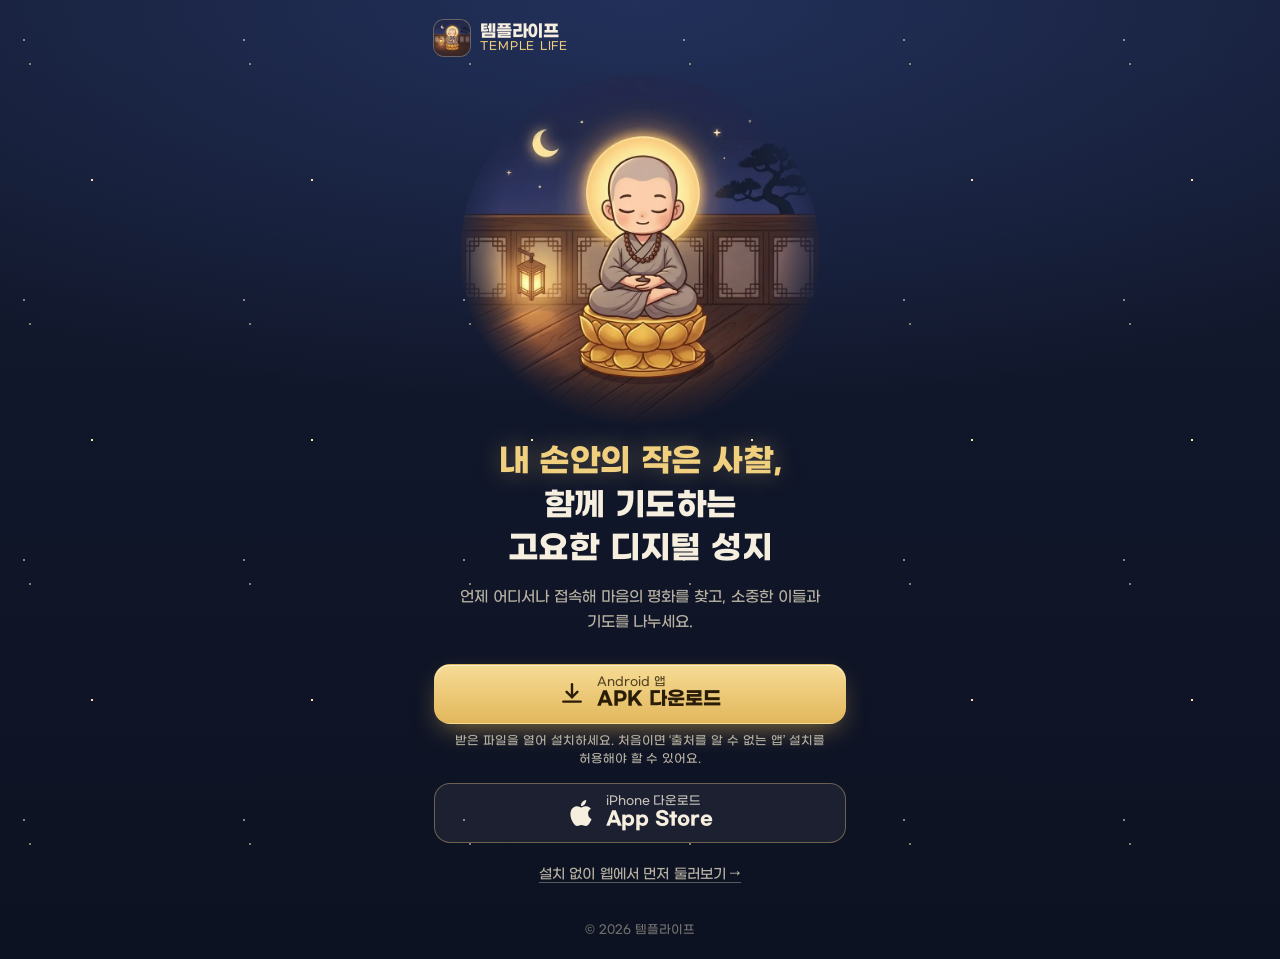
<file: index.html>
<!doctype html>
<html lang="ko">
  <head>
    <meta http-equiv="Content-Security-Policy" content="default-src &#39;none&#39;; script-src &#39;self&#39; ; style-src &#39;self&#39; &#39;sha256-TctJuqmGWXInjwsr/NuQCxfiNNWCojLMYXRc4YjYGCg=&#39;; img-src &#39;self&#39; data:; font-src &#39;self&#39;; media-src &#39;self&#39;; connect-src &#39;self&#39;; base-uri &#39;none&#39;; form-action &#39;none&#39;">

    <meta charset="UTF-8" />
    <meta name="viewport" content="width=device-width, initial-scale=1, viewport-fit=cover" />
    <title>템플라이프 · 내 손안의 작은 사찰</title>
    <meta name="description" content="언제 어디서나 접속해 마음의 평화를 찾고, 소중한 이들과 기도를 나누세요." />
    <meta name="theme-color" content="#141b31" />
    <meta property="og:type" content="website" />
    <meta property="og:title" content="템플라이프 · 내 손안의 작은 사찰" />
    <meta property="og:description" content="함께 기도하는 고요한 디지털 성지. 언제 어디서나 접속해 마음의 평화를 찾으세요." />
    <link rel="icon" href="./assets/app-icon-B0NhdCuH.webp" />
    <!--
      앱 소개(히어로) 페이지입니다. 모바일 세로 화면을 기준으로 만들었고, 넓은 화면에서는 가운데 한 줄로 보입니다.
      법당(게임)은 `start.html`입니다. 스크립트가 없어 CSP에는 인라인 스타일 해시만 들어갑니다.
      주석 안에 style, script 태그 이름을 꺾쇠와 함께 쓰지 않습니다. CSP 플러그인이 그것을 태그로 읽어 해시가 틀어집니다.
    -->
    <style>@font-face{font-family:GmarketSans;src:url(./assets/GmarketSansMedium-0HF3YoFd.woff2)format("woff2");font-weight:100 500;font-display:swap}@font-face{font-family:GmarketSans;src:url(./assets/GmarketSansBold-CuKonOoB.woff2)format("woff2");font-weight:600 900;font-display:swap}:root{--night:#141b31;--night-deep:#0d1222;--gold:#f0cf7e;--gold-deep:#c9973f;--paper:#f6efdf;--muted:#b8b2a3;--lightningcss-light: ;--lightningcss-dark:initial;color-scheme:dark}*,:before,:after{box-sizing:border-box}html{background:var(--night-deep);-webkit-text-size-adjust:100%;-moz-text-size-adjust:100%;text-size-adjust:100%}body{min-height:100svh;color:var(--paper);background:radial-gradient(120% 60% at 50% 0%, #22305a 0%, transparent 70%), linear-gradient(180deg, var(--night) 0%, var(--night-deep) 100%);word-break:keep-all;overflow-wrap:break-word;-webkit-tap-highlight-color:transparent;margin:0;font-family:GmarketSans,system-ui,-apple-system,Apple SD Gothic Neo,Noto Sans KR,sans-serif;line-height:1.5}body:before,body:after{content:"";z-index:0;pointer-events:none;background-repeat:repeat;background-size:220px 260px;position:fixed;inset:0}body:before{background-image:radial-gradient(1.4px 1.4px at 24px 40px,#fff8e1 50%,#0000 51%),radial-gradient(1px 1px at 150px 92px,#fff 50%,#0000 51%),radial-gradient(1.6px 1.6px at 92px 180px,#ffe7a8 50%,#0000 51%),radial-gradient(1px 1px at 198px 230px,#fff 50%,#0000 51%);animation:5s ease-in-out infinite twinkle}body:after{background-image:radial-gradient(1px 1px at 60px 120px,#fff 50%,#0000 51%),radial-gradient(1.4px 1.4px at 180px 24px,#ffe7a8 50%,#0000 51%),radial-gradient(1px 1px at 130px 210px,#fff8e1 50%,#0000 51%);background-position:70px 40px;animation:7s ease-in-out -3s infinite twinkle}@keyframes twinkle{0%,to{opacity:.35}50%{opacity:.9}}.page{z-index:1;max-width:460px;min-height:100svh;padding:max(20px, env(safe-area-inset-top)) max(24px, env(safe-area-inset-right)) max(20px, env(safe-area-inset-bottom)) max(24px, env(safe-area-inset-left));flex-direction:column;margin:0 auto;display:flex;position:relative}.brand{align-items:center;gap:10px;margin:0;display:flex}.brand img{border-radius:10px;width:36px;height:36px;box-shadow:0 0 0 1px #f0cf7e59}.brand-name{letter-spacing:-.01em;flex-direction:column;font-size:17px;font-weight:700;line-height:1.15;display:flex}.brand-name small{color:var(--gold);letter-spacing:.08em;font-size:11px;font-weight:500}.hero{text-align:center;flex-direction:column;flex:1;align-items:center;display:flex}.art{width:min(84vw,360px);margin:18px 0 6px;position:relative}.art:before{content:"";filter:blur(18px);background:radial-gradient(circle,#ffd6786b 0%,#ffd67800 70%);border-radius:50%;animation:6s ease-in-out infinite breathe;position:absolute;inset:6% 10% 22%}.art img{aspect-ratio:1;border-radius:50%;width:100%;height:auto;display:block;position:relative;-webkit-mask-image:radial-gradient(circle at 50% 46%,#000 54%,#0000 71%);mask-image:radial-gradient(circle at 50% 46%,#000 54%,#0000 71%)}@keyframes breathe{0%,to{opacity:.7;transform:scale(.97)}50%{opacity:1;transform:scale(1.04)}}h1{letter-spacing:-.02em;text-wrap:balance;margin:0;font-size:clamp(25px,7.4vw,32px);font-weight:700;line-height:1.36}h1 .lead{color:var(--gold);text-shadow:0 0 24px #f0cf7e59;display:block}h1 .rest{display:block}.sub{max-width:30em;color:var(--muted);text-wrap:pretty;margin:14px 0 0;font-size:15px;line-height:1.7}.stores{gap:12px;width:100%;margin:28px 0 0;padding:0;list-style:none;display:grid}.store{min-height:60px;color:var(--paper);background:#ffffff0f;border:1px solid #f0cf7e61;border-radius:16px;justify-content:center;align-items:center;gap:12px;padding:10px 20px;text-decoration:none;transition:transform .15s,background-color .15s;display:flex}.store:active{transform:scale(.98)}.store.primary{color:#2a1d08;background:linear-gradient(#f6dc95 0%,#e2b75c 100%);border-color:#0000;box-shadow:0 10px 28px -10px #f0be5aa6,inset 0 1px #ffffff8c}.store svg{flex:none;width:26px;height:26px}.store-label{text-align:left;flex-direction:column;align-items:flex-start;line-height:1.2;display:flex}.store-label small{opacity:.8;font-size:12px;font-weight:500}.store-label strong{letter-spacing:-.01em;font-size:19px;font-weight:700}.apk-note{color:var(--muted);margin:8px 4px 2px;font-size:12px;line-height:1.55}.store:focus-visible,.web:focus-visible{outline:2px solid var(--gold);outline-offset:3px}.web{min-height:44px;color:var(--muted);text-underline-offset:4px;align-items:center;gap:6px;margin-top:10px;padding:0 8px;font-size:14px;-webkit-text-decoration:underline #b8b2a373;text-decoration:underline #b8b2a373;display:inline-flex}footer{color:#b8b2a399;text-align:center;margin-top:24px;font-size:12px}.rise{animation:.8s cubic-bezier(.2,.7,.2,1) both rise}.rise:nth-child(2){animation-delay:.12s}.rise:nth-child(3){animation-delay:.24s}.rise:nth-child(4){animation-delay:.36s}.rise:nth-child(5){animation-delay:.48s}@keyframes rise{0%{opacity:0;transform:translateY(14px)}to{opacity:1;transform:none}}@media (prefers-reduced-motion:reduce){body:before,body:after,.art:before,.rise{animation:none}}</style>
  </head>
  <body>
    <div class="page">
      <header>
        <p class="brand">
          <img src="[data-uri]" width="36" height="36" alt="" />
          <span class="brand-name">템플라이프<small>TEMPLE LIFE</small></span>
        </p>
      </header>

      <main class="hero">
        <figure class="art rise">
          <img
            src="./assets/hero-CpSQ2Wgz.webp"
            width="880"
            height="880"
            alt="연꽃 좌대 위에서 두광을 두르고 명상하는 작은 스님"
            fetchpriority="high"
          />
        </figure>

        <h1 class="rise">
          <span class="lead">내 손안의 작은 사찰,</span>
          <span class="rest">함께 기도하는 고요한 디지털 성지</span>
        </h1>

        <p class="sub rise">언제 어디서나 접속해 마음의 평화를 찾고, 소중한 이들과 기도를 나누세요.</p>

        <!--
          내려받기 주소. Android는 이 사이트의 APK를 바로 받습니다. `npm run upload-web`이 빌드해 둔 APK를
          `download/templelife.apk`로 함께 올립니다(`mobile/scripts/copy-apk-to-web.mjs`).
          App Store 주소의 `id0000000000`은 앱 심사를 통과해 앱 ID가 나오면 실제 값으로 바꿉니다.
        -->
        <ul class="stores rise" aria-label="앱 내려받기">
          <li>
            <a class="store primary" href="./download/templelife.apk" download="templelife.apk" type="application/vnd.android.package-archive">
              <svg viewBox="0 0 24 24" aria-hidden="true" fill="none" stroke="currentColor" stroke-width="2.2" stroke-linecap="round" stroke-linejoin="round">
                <path d="M12 3v12" />
                <path d="M7 10l5 5 5-5" />
                <path d="M4 19h16" />
              </svg>
              <span class="store-label"><small>Android 앱</small><strong>APK 다운로드</strong></span>
            </a>
            <p class="apk-note">받은 파일을 열어 설치하세요. 처음이면 ‘출처를 알 수 없는 앱’ 설치를 허용해야 할 수 있어요.</p>
          </li>
          <li>
            <a class="store" href="https://apps.apple.com/kr/app/id0000000000" rel="noopener">
              <svg viewBox="0 0 24 24" aria-hidden="true" fill="currentColor">
                <path
                  d="M12.152 6.896c-.948 0-2.415-1.078-3.96-1.04-2.04.027-3.91 1.183-4.961 3.014-2.117 3.675-.546 9.103 1.519 12.09 1.013 1.454 2.208 3.09 3.792 3.039 1.52-.065 2.09-.987 3.935-.987 1.831 0 2.35.987 3.96.948 1.637-.026 2.676-1.48 3.676-2.948 1.156-1.688 1.636-3.325 1.662-3.415-.039-.013-3.182-1.221-3.22-4.857-.026-3.04 2.48-4.494 2.597-4.559-1.429-2.09-3.623-2.324-4.39-2.376-2-.156-3.675 1.09-4.61 1.09zM15.53 3.83c.843-1.012 1.4-2.427 1.245-3.83-1.207.052-2.662.805-3.532 1.818-.78.896-1.454 2.338-1.273 3.714 1.338.104 2.715-.688 3.559-1.701"
                />
              </svg>
              <span class="store-label"><small>iPhone 다운로드</small><strong>App Store</strong></span>
            </a>
          </li>
        </ul>

        <a class="web rise" href="./start.html">설치 없이 웹에서 먼저 둘러보기 →</a>
      </main>

      <footer>© 2026 템플라이프</footer>
    </div>
  </body>
</html>
</file>
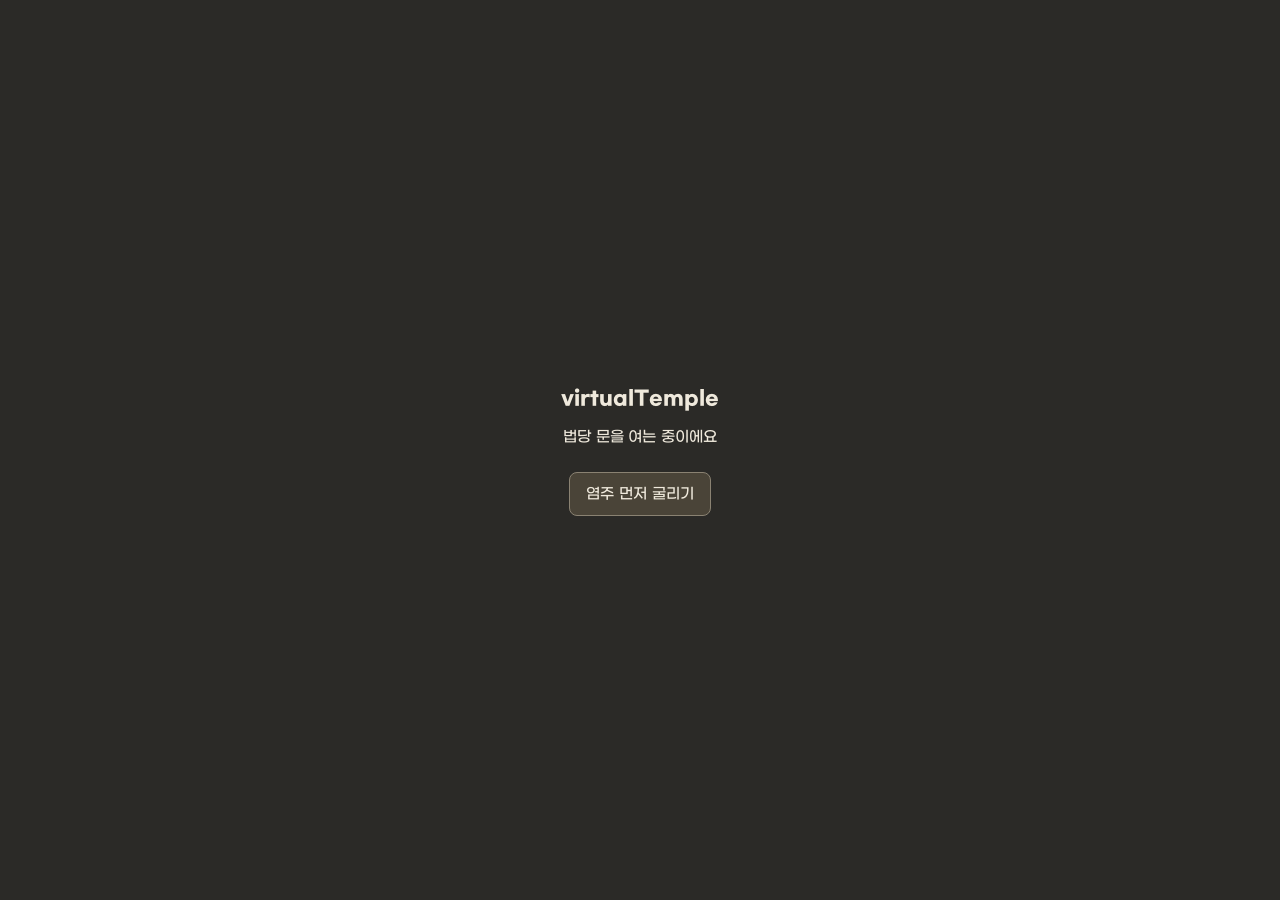
<file: start.html>
<!doctype html>
<html lang="ko">
  <head>
    <meta http-equiv="Content-Security-Policy" content="default-src &#39;none&#39;; script-src &#39;self&#39; &#39;sha256-3hFPHFUGffYRxtZd8nqk3a6K0NrKJYxoPYXUMUsw+XA=&#39;; style-src &#39;self&#39; &#39;sha256-pdSFGdtMpBKDDQ6z947Nz+AUYp8FgAUFLVKLdHSNdSY=&#39;; img-src &#39;self&#39; data:; font-src &#39;self&#39;; media-src &#39;self&#39;; connect-src &#39;self&#39;; base-uri &#39;none&#39;; form-action &#39;none&#39;">

    <meta charset="UTF-8" />
    <meta name="viewport" content="width=device-width, initial-scale=1, viewport-fit=cover" />
    <title>virtualTemple</title>
    <link rel="icon" href="data:," />
    <style>@font-face{font-family:GmarketSans;src:url(./assets/GmarketSansMedium-0HF3YoFd.woff2)format("woff2");font-weight:100 500;font-display:swap}@font-face{font-family:GmarketSans;src:url(./assets/GmarketSansBold-CuKonOoB.woff2)format("woff2");font-weight:600 900;font-display:swap}html,body{background:#2b2a27;height:100%;margin:0;overflow:hidden}canvas{touch-action:none;-webkit-user-select:none;user-select:none;-webkit-touch-callout:none;display:block}[hidden]{display:none!important}#boot,#fatal-error{box-sizing:border-box;padding:max(24px, env(safe-area-inset-top)) max(24px, env(safe-area-inset-right)) max(24px, env(safe-area-inset-bottom)) max(24px, env(safe-area-inset-left));color:#efe9dc;text-align:center;word-break:keep-all;background:#2b2a27;flex-direction:column;justify-content:center;align-items:center;gap:12px;font-family:GmarketSans,system-ui,sans-serif;font-size:15px;line-height:1.5;display:flex;position:fixed;inset:0}#boot{z-index:10}#fatal-error{z-index:20}#boot h1,#fatal-error h1{margin:0;font-size:20px;font-weight:600}#boot p,#fatal-error p{margin:0}#boot a{min-height:44px;color:inherit;align-items:center;display:inline-flex}#boot button,#fatal-error button{min-height:44px;color:inherit;font:inherit;cursor:pointer;background:#4a4438;border:1px solid #8a8272;border-radius:8px;padding:0 16px}</style>
    <script type="module" crossorigin src="./assets/start-D-s_pjm1.js"></script>
    <link rel="modulepreload" crossorigin href="./assets/preload-helper-CRzLMJPS.js">
  </head>
  <body>
    <div id="app"></div>
    <div id="boot">
      <h1>virtualTemple</h1>
      <noscript><p>이 사이트는 JavaScript가 있어야 들어갈 수 있어요. 브라우저 설정에서 켠 뒤 다시 들어와 주세요.</p></noscript>
      <p id="boot-loading" hidden>법당 문을 여는 중이에요</p>
      <div role="status" aria-live="polite">
        <p id="boot-slow" hidden>법당 준비가 늦어지고 있어요</p>
        <p id="boot-beads-failed" hidden>염주를 열지 못했어요. 다시 눌러주세요</p>
      </div>
      <a id="boot-reenter" href="" hidden>다시 들어가기</a>
      <button id="boot-beads" type="button" hidden>염주 먼저 굴리기</button>
    </div>
    <template id="fatal-template">
      <div id="fatal-error" role="alert">
        <h1>법당을 열지 못했어요</h1>
        <p>화면을 준비하지 못했어요. 다시 시도해도 안 되면 다른 브라우저로 다시 들어와 주세요.</p>
        <button type="button">다시 시도</button>
      </div>
    </template>
    <!--
      진입 청크나 그 공용 청크를 받지 못하면 번들 코드는 한 줄도 돌지 않습니다. 그래서 타이머와 오류 화면은
      번들이 아니라 여기에 있습니다 ENT-03 ENT-04 ENT-05. 번들은 `window.vtBoot`만 부릅니다(`app/bootScreen.ts`).
      이 스크립트를 고치면 11.8의 CSP 해시도 달라집니다.
    -->
    <script>
      (function () {
        var SLOW_MS = 2000;
        var REENTER_MS = 15000;
        var FAIL_MS = 45000;
        var byId = document.getElementById.bind(document);
        var held = false;
        var failPending = false;
        var timers = [
          setTimeout(function () {
            byId('boot-slow').hidden = false;
          }, SLOW_MS),
          setTimeout(function () {
            byId('boot-reenter').hidden = false;
          }, REENTER_MS),
          setTimeout(fail, FAIL_MS),
        ];

        byId('boot-loading').hidden = false;

        function fail() {
          // 염주를 굴리는 동안에는 끊지 않고, 닫을 때 보여 줍니다.
          if (held) {
            failPending = true;
            return;
          }
          if (byId('fatal-error')) return;
          timers.forEach(clearTimeout);
          var boot = byId('boot');
          if (boot) boot.hidden = true;
          var screen = byId('fatal-template').content.firstElementChild.cloneNode(true);
          var retry = screen.querySelector('button');
          // 실패한 동적 import를 브라우저가 기억할 수 있어, 재시도는 새로고침입니다.
          retry.addEventListener('click', function () {
            location.reload();
          });
          document.body.append(screen);
          retry.focus();
        }

        // 스크립트의 불러오기 실패는 버블링되지 않아 캡처 단계에서 받습니다.
        window.addEventListener(
          'error',
          function (event) {
            if (event.target && event.target.tagName === 'SCRIPT') fail();
          },
          true,
        );

        window.vtBoot = {
          fail: fail,
          /** 입장했습니다. 늦게라도 들어왔으면 오류 화면을 걷습니다. */
          finish: function () {
            timers.forEach(clearTimeout);
            held = false;
            failPending = false;
            [byId('boot'), byId('fatal-error')].forEach(function (node) {
              if (node) node.remove();
            });
          },
          /** 염주가 열려 있는 동안 숨깁니다. 염주 화면은 투명해서 부트 화면이 비칩니다. */
          hold: function (next) {
            held = next;
            var boot = byId('boot');
            if (boot) boot.hidden = next;
            if (!next && failPending) {
              failPending = false;
              fail();
            }
          },
        };
      })();
    </script>
  </body>
</html>
</file>
